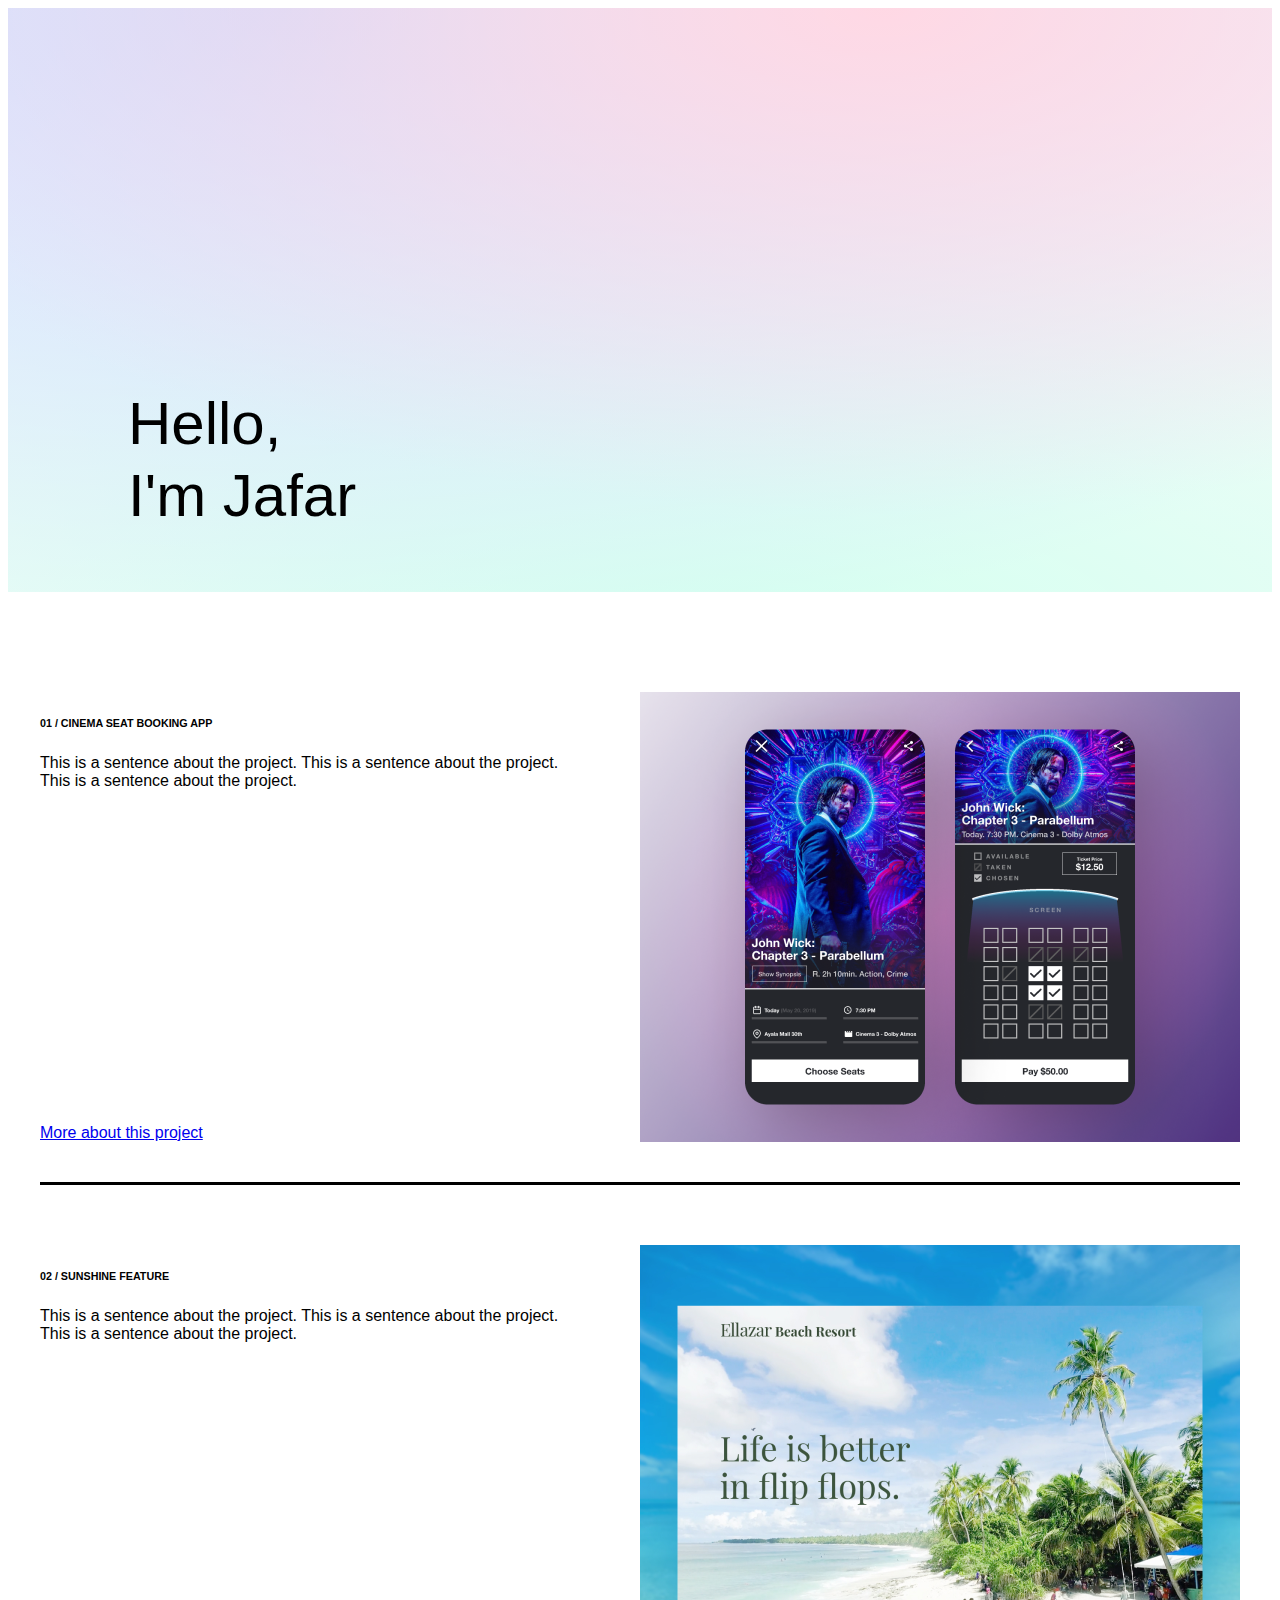
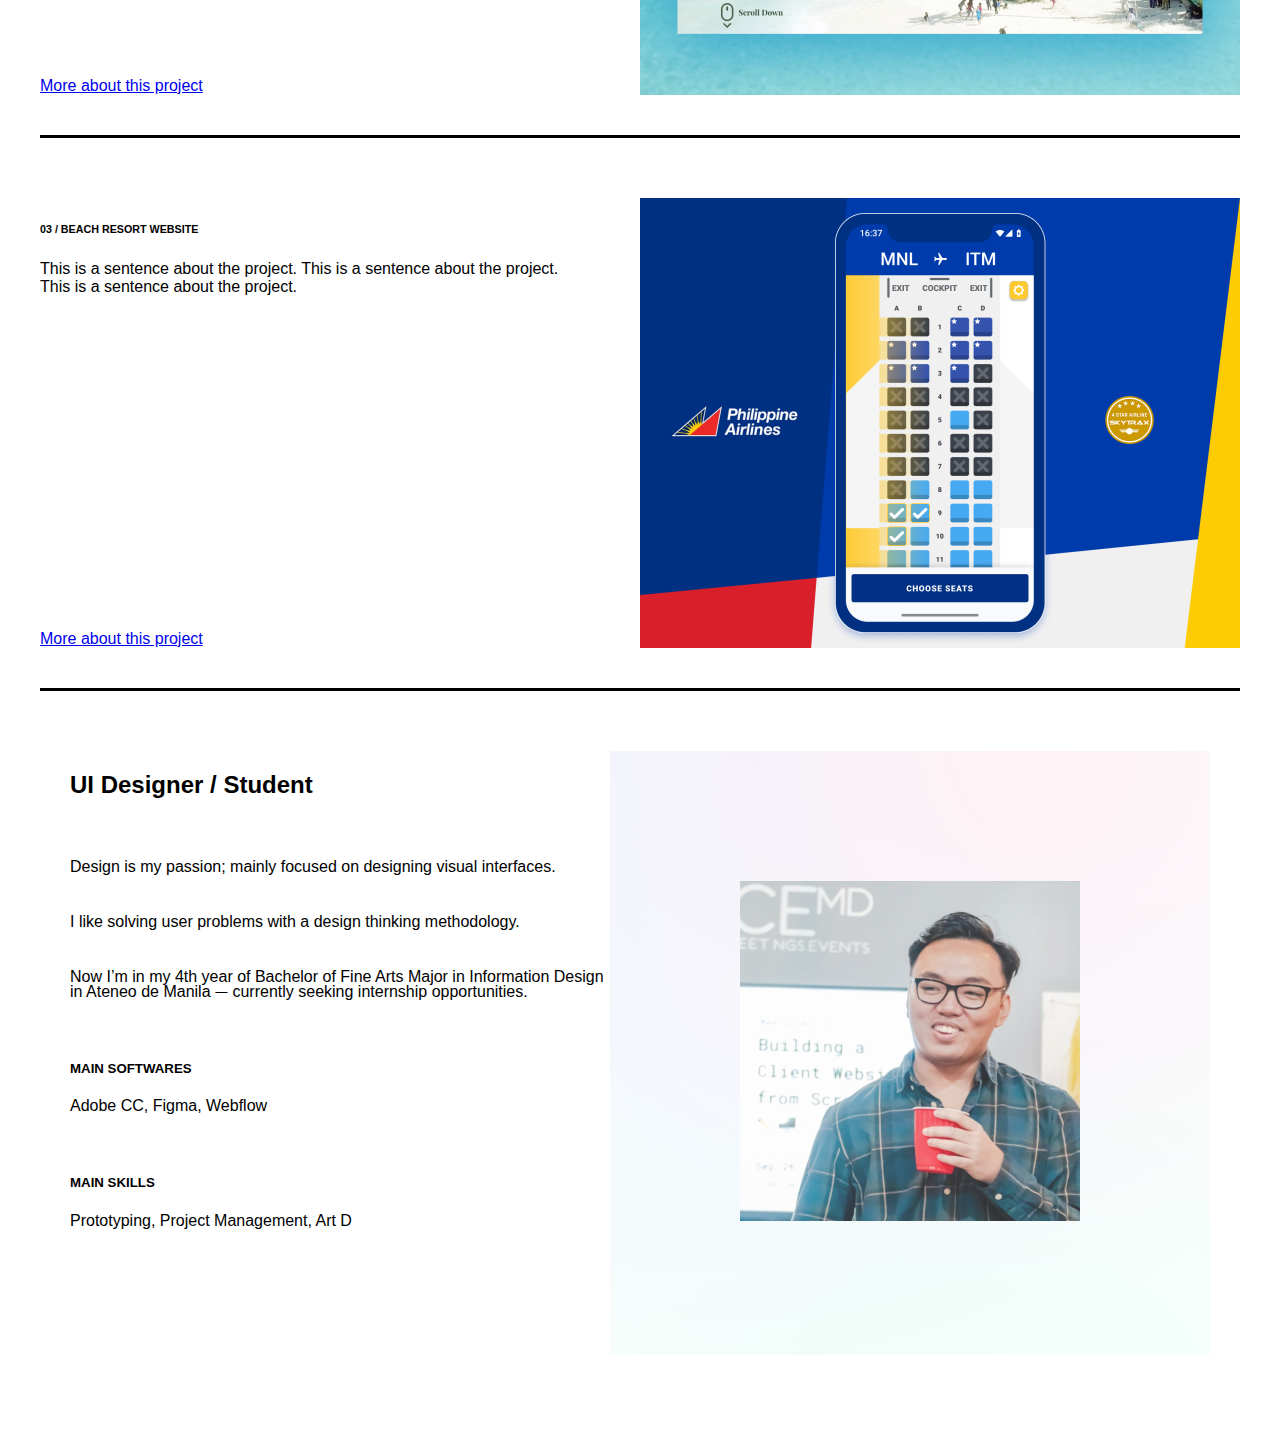
<file: 1/index.html>
<!DOCTYPE html>
<html lang="en">
<head>
  <meta charset="UTF-8">
  <meta name="viewport" content="width=device-width, initial-scale=1.0">
  <title>Document</title>
  <link rel="stylesheet" href="./style.css"/>
  <link rel="stylesheet" href="./index.css">
</head>
<body>
  <div class="header">
    <p style="margin: 0;">Hello,<br>I'm Jafar</p>
  </div>
  <divc class="card-list">
    <div class="card">
      <div class="card-text">
        <div class="card-text-tap">
          <h6>01 / CINEMA SEAT BOOKING APP</h6>
        <p>This is a sentence about the project. This is a sentence about the project. This is a sentence about the project.
        </p>
        </div>
        <a href="#">More about this project</a>
      </div>
      <img src="./Card 1.png" alt="card 1">
    </div>
    <div class="card">
      <div class="card-text">
        <div class="card-text-tap">
          <h6>02 / SUNSHINE FEATURE</h6>
        <p>This is a sentence about the project. This is a sentence about the project. This is a sentence about the project.</p>
        </div>
        <a href="#">More about this project</a>
      </div>
      <img src="./Card 2.png" alt="card 2">
    </div>
    </div>
    <div class="card">
      <div class="card-text">
        <div class="card-text-tap">
          <h6>03 / BEACH RESORT WEBSITE</h6>
        <p>This is a sentence about the project. This is a sentence about the project. This is a sentence about the project.</p>
        </div>
        <a href="#">More about this project</a>
      </div>
      <img src="./Card 3.png" alt="card 3">
    </div>    
  </div>
  <div class="personal-info">
    <div class="personal-info-text">
      <h2>UI Designer / Student</h2>
      <p>
        Design is my passion; mainly focused on designing visual interfaces.
      </p>
      <p>
        I like solving user problems with a design thinking methodology.
      </p>
      <p>
        Now I’m in my 4th year of Bachelor of Fine Arts Major in Information Design in Ateneo de
        Manila ⏤ currently seeking internship opportunities.
      </p>
      <div class="main">
        <h5>Main SoftwareS</h5>
        <p>Adobe CC, Figma, Webflow
        </p>
      </div>
      <div class="main">
        <h5>Main Skills</h5>
        <p>Prototyping, Project Management, Art D</p>
      </div>
    </div>
    <div class="personal-info-image">
      <img src="./photo.png" alt="">
    </div>
  </div>
</body>
</html>
</file>
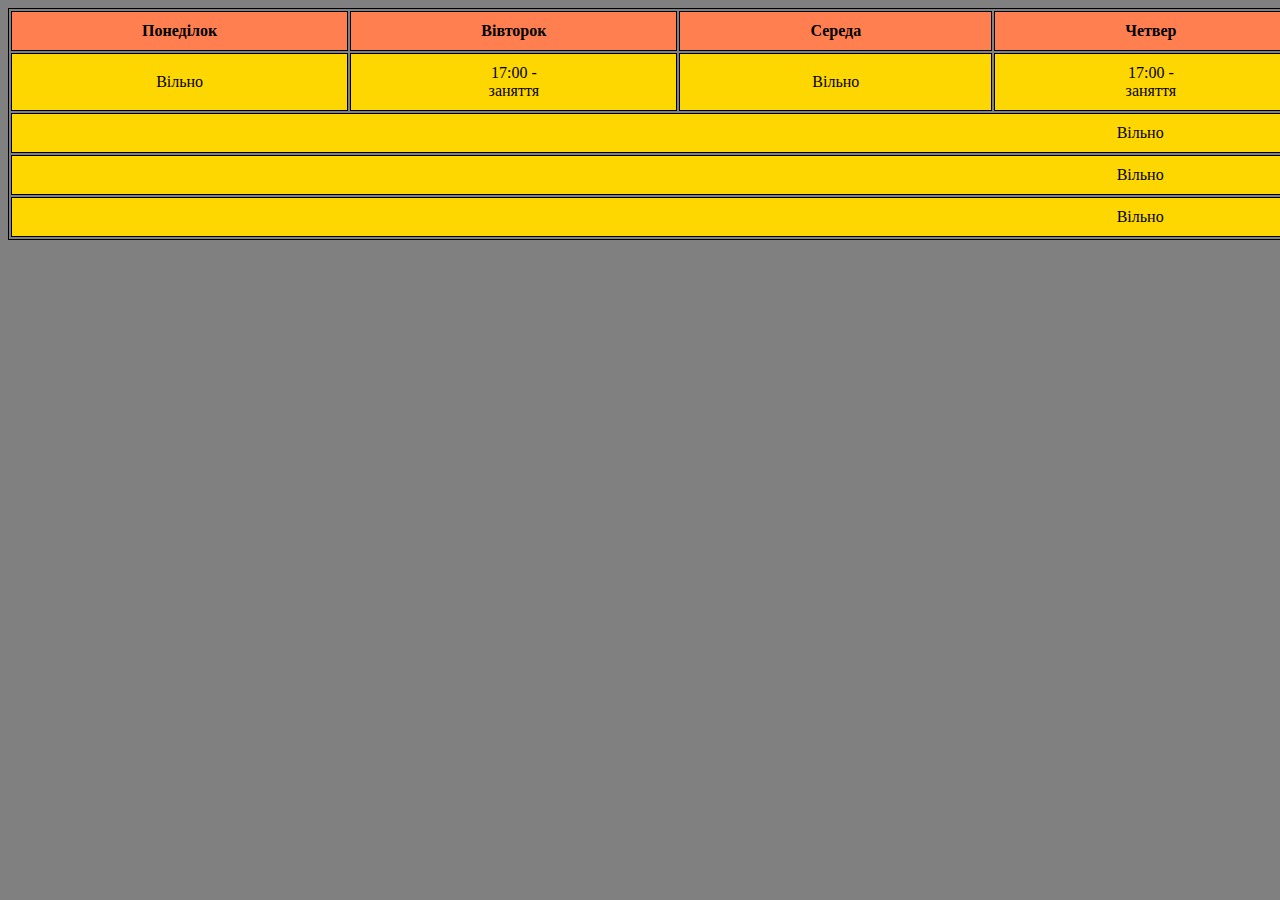
<file: 2/index.html>
<!DOCTYPE html>
<html lang="en">
<head>
    <link rel="stylesheet" href="./style.css">
    <title>Table</title>
</head>
<body>
    <table>
        <thead>
            <tr>
                <th>Понеділок</th>
                <th>Вівторок</th>
                <th>Середа</th>
                <th>Четвер</th>
                <th>П'ятниця</th>
                <th>Субота</th>
                <th>Неділя</th>            
            </tr>
        </thead>
        <tbody>
            <tr>
                <td>Вільно</td>
                <td>17:00 - заняття</td>
                <td>Вільно</td>
                <td>17:00 - заняття</td>
                <td>Вільно</td>
                <td>Вільно</td>
                <td>Вільно</td>
            </tr>
            <tr>
                <td colspan="7">Вільно</td>
            </tr>
            <tr>
                <td colspan="7">Вільно</td>
            </tr>
            <tr>
                <td colspan="7">Вільно</td>
            </tr>
        </tbody>
    </table>
</body>
</html>
</file>
<file: 1/style.css>
@import url("https://fonts.googleapis.com/css2?family=Roboto:wght@400;500&display=swap");
body {
  font-family: Arial, Helvetica, sans-serif;
}
.header {
  background: linear-gradient(0deg, rgba(255, 255, 255, 0.50) 0%, rgba(255, 255, 255, 0.50) 100%), radial-gradient(87.39% 86.44% at 69.24% 0%, #F3A8FF 0%, #FFB2CA 0.01%, rgba(185, 255, 200, 0.00) 100%), radial-gradient(114.56% 110.9% at 21.63% 0%, #9AB8FF 0%, rgba(169, 255, 240, 0.00) 100%), radial-gradient(129.77% 91.6% at 56.53% 107.7%, #A8FFE0 0%, rgba(255, 255, 255, 0.00) 100%), rgba(196, 196, 196, 0.10);
  padding-top: 60px;
  padding-bottom: 60px;

}
.header p{
  font-size: 60px;
  line-height: 72px;
}
.body {
  margin: 0;
}
p {
  margin: 0;
}
.main h5 {
  text-transform: uppercase;
}
</file>
<file: 1/index.css>
.header {
    padding-top: 380px !important;
    padding-left: 120px;
}
.card {
    display: flex;
    max-width: 1200px;
    padding-bottom: 40px;
    border-bottom: 3px solid black;
    gap: 60px;
    justify-content: space-between;
}
  .card-text {
    max-width: 50%;
    display: flex;
    justify-content: space-between;
    flex-direction: column;
}
  .card img {
    max-width: 50%;
}
  .card-list {
    margin: 100px 0;
    display: flex;
    flex-direction: column;
    gap: 60px;
    align-items: center;
}
  .personal-info-image {
    opacity: 0.8;
    background: linear-gradient(0deg, rgba(255, 255, 255, 0.80) 0%, rgba(255, 255, 255, 0.80) 100%), radial-gradient(87.39% 86.44% at 69.24% 0%, #F3A8FF 0%, #FFB2CA 0.01%, rgba(185, 255, 200, 0.00) 100%), radial-gradient(114.56% 110.9% at 21.63% 0%, #9AB8FF 0%, rgba(169, 255, 240, 0.00) 100%), radial-gradient(129.77% 91.6% at 56.53% 107.7%, #A8FFE0 0%, rgba(255, 255, 255, 0.00) 100%), rgba(196, 196, 196, 0.10);
}
  .personal-info {
    display: flex;
    justify-content: center;
}
  .personal-info-image img {
    padding: 130px;
}
  .personal-info-text {
    flex-direction: column;
    max-width: 540px;
    display: flex;
    gap: 40px;
}
  .personal-info-text p {
    line-height: 15px;
}
</file>
<file: 2/style.css>
table, td, th {
    border: 1px solid black;
}
body {
    background: gray;
}
td, th {
    padding: 10px 130px;
    text-align: center;
}
th {
    background: coral;
}
tbody tr {
    background: gold;
}
</file>
